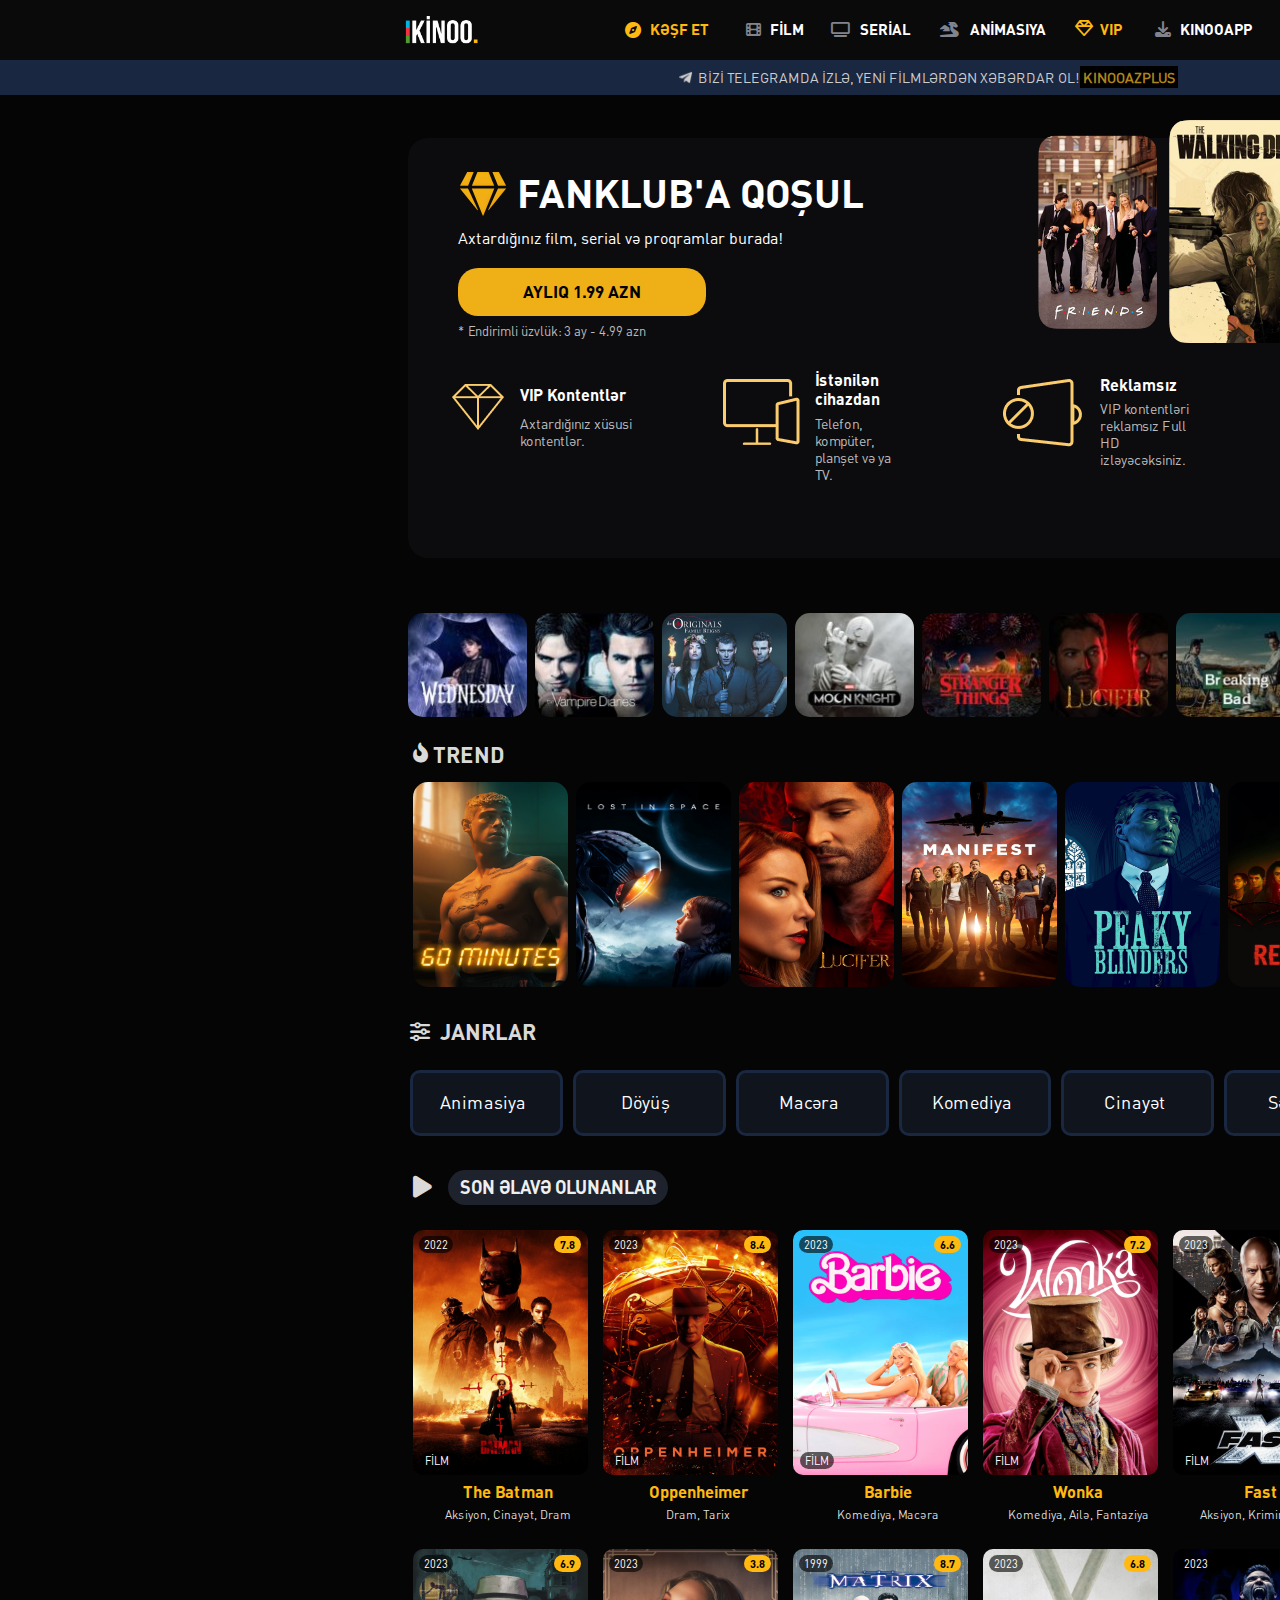
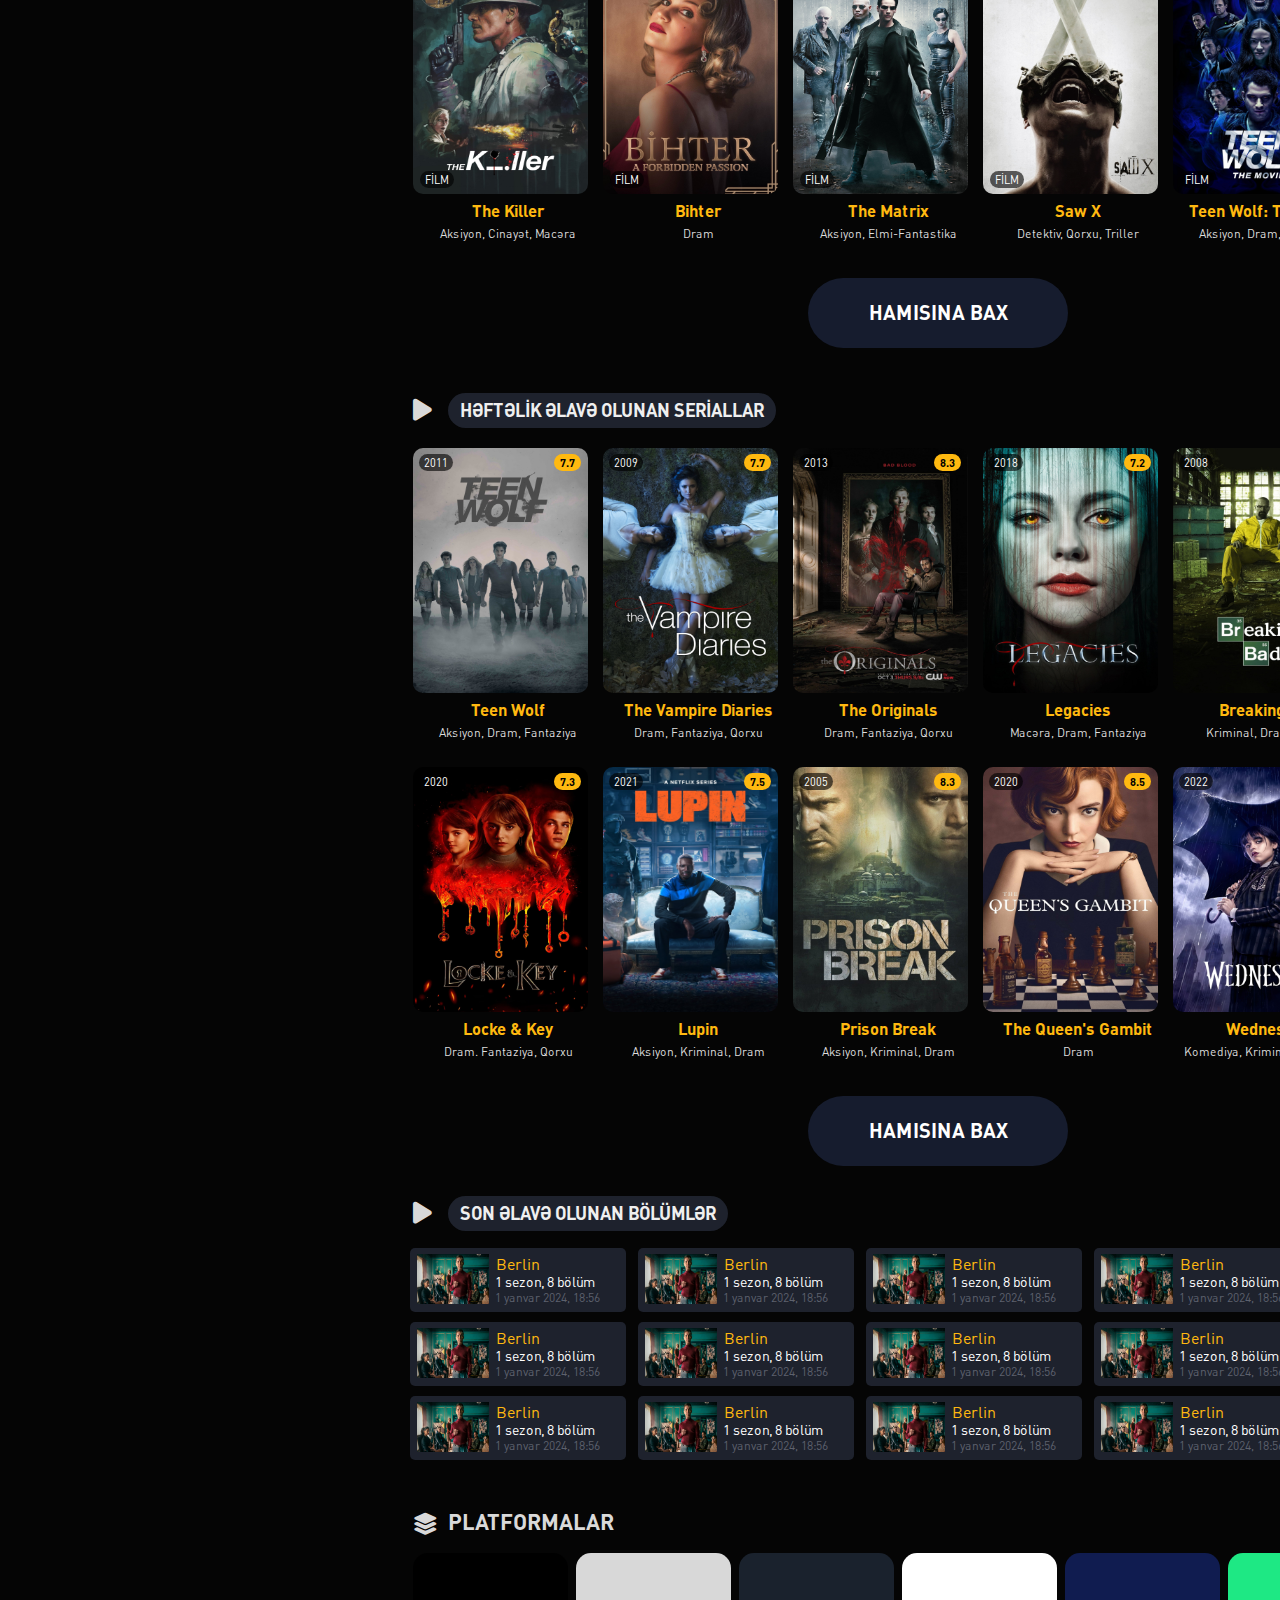
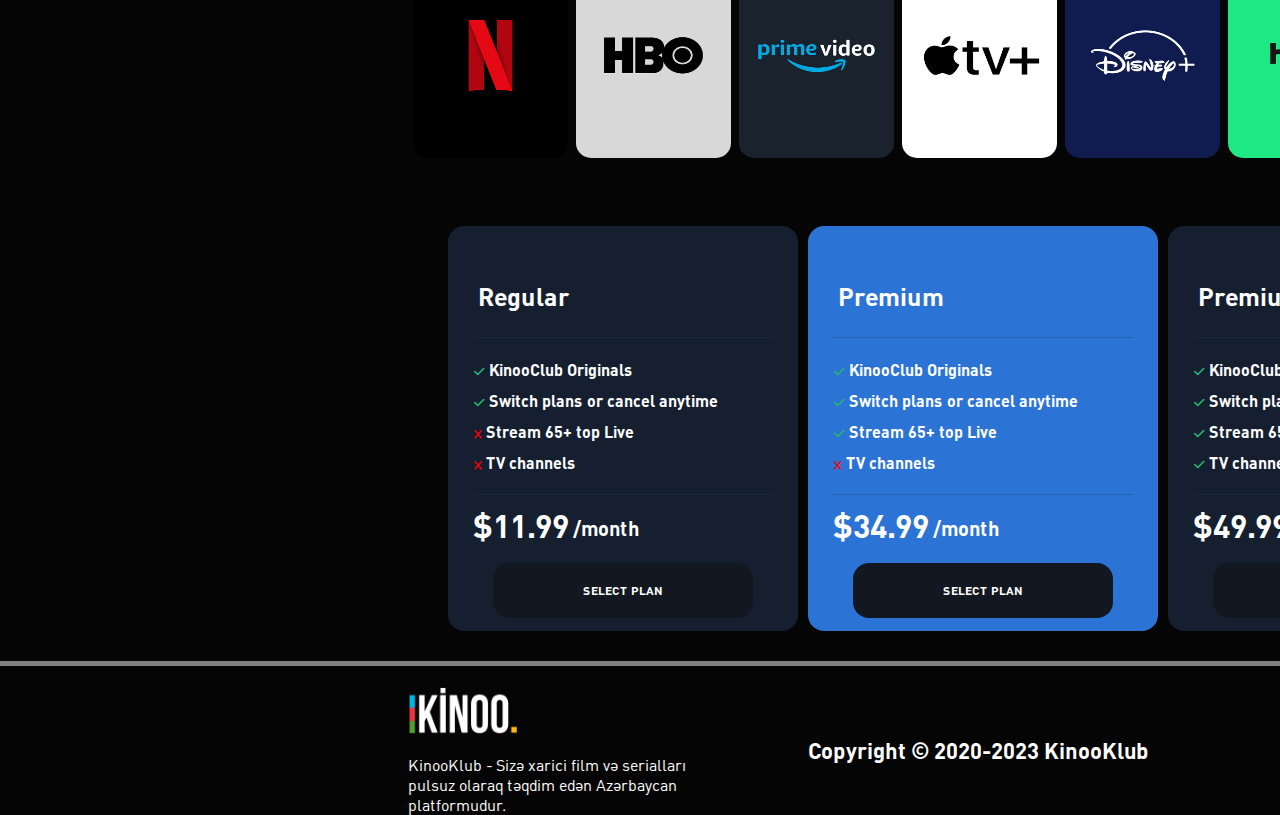
<file: index.html>
<!DOCTYPE html>
<html lang="en">
    <head>
        <meta charset="UTF-8">
        <meta name="viewport" content="width=device-width, initial-scale=1.0">
        <link rel="stylesheet" href="style.css">
        <link rel="stylesheet" href="https://cdnjs.cloudflare.com/ajax/libs/font-awesome/6.5.1/css/all.min.css"/>
          <link rel="icon" type="image/x-icon" href="photos/favicon.png">
        <title>Kinoo Klub - Onlayn Pulsuz Kinoteatr</title>
    </head>
    <body>
        <header class="header">
            <img src="photos/kinoologo.png" alt="" class="header-logo">
            <div class="kesf-et">
                <a href="" class="kesf-et-link">
                    <i class="fa-solid fa-compass"></i>
                    <span class="kesf-et-text">KƏŞF ET</span>
                </a>
            </div>

            <div class="header-film">
                <a href="" class="film-link">
                    <i class="fa-solid fa-film"></i>
                    <span class="film-text">FİLM</span>
                </a>
            </div>

            <div class="header-serial">
                <a href="" class="serial-link">
                    <i class="fa-solid fa-tv"></i>
                    <span class="serial-text">SERİAL</span>
                </a>
            </div>

            <div class="header-animasiya">
                <a href="" class="animasiya-link">
                    <i class="fa-solid fa-dragon"></i>
                    <span class="animasiya-text">ANİMASIYA</span>
                </a>
            </div>

            <div class="header-vip">
                <a href="" class="vip-link">
                    <i class="fa-regular fa-gem"></i>
                    <span class="vip-text">VIP</span>
                </a>
            </div>
            <div class="header-kinooapp">
                <a href="" class="kinooapp-link">
                    <i class="fa-solid fa-download"></i>
                    <span class="kinooapp-text">KINOOAPP</span>
                </a>
            </div>
            <div class="login-icon">
                <a href="/login.html" class="my-login">
                    <div class="circle-div"></div>
                    <i class="fa-solid fa-user"></i>
                </a>
            </div>
            <div class="search-button">
                <i class="fa fa-magnifying-glass"></i>
            </div>
        </header>
        <div class="telegram-ad">
            <a href="" class="link-telegram-ad">
                <img src="icons png/telegram.png" alt="" class="icon-telegram-ad">
                BİZİ TELEGRAMDA İZLƏ, YENİ FİLMLƏRDƏN XƏBƏRDAR OL!
                <span class="telegram-ad-name">KINOOAZPLUS</span>
            </a>
        </div>
        <div class="container-fanklub">
            <div class="fanklub-ad">
                <img src="icons png/cristal.png" alt="" class="cristal-icon">
                <span class="fankluba-qosul">FANKLUB'A QOŞUL</span>
                <span class="fankluba-qosul-alt">Axtardığınız film, serial və proqramlar burada!</span>
                <a href="">
                    <button class="ayliq-button">AYLIQ 1.99 AZN</button>
                </a>
                <span class="ayliq-button-alt">* Endirimli üzvlük: 3 ay - 4.99 azn</span>
                <img src="photos/fanklub.png" alt="" class="fanklub-series-photo">
            </div>
            <div class="second-part">
                <div class="vip-kontentler">
                    <img src="photos/vip-kontentler.png" alt="" class="vip-kontentler-icon">
                    <span class="vip-kontentler-text">VIP Kontentlər</span>
                    <span class="vip-kontentler-text-alt">Axtardığınız xüsusi<br>kontentlər.</span>
                </div>
                <div class="istenilen-cihazdan">
                    <img src="photos/istenilen-cihazdan.png" alt="" class="istenilen-cihazdan-icon">
                    <span class="istenilen-cihazdan-text">İstənilən<br>cihazdan</span>
                    <span class="istenilen-cihazdan-text-alt">Telefon,<br>kompüter,<br>planşet və ya<br>TV.</span>
                </div>
                <div class="reklamsiz">
                    <img src="photos/reklamsiz.png" alt="" class="reklamsiz-icon">
                    <span class="reklamsiz-text">Reklamsız</span>
                    <span class="reklamsiz-text-alt">VIP kontentləri<br>reklamsız Full<br>HD<br>izləyəcəksiniz.</span>
                </div>
                <div class="bize-qosul">
                    <img src="photos/bize-qosul.png" alt="" class="bize-qosul-icon">
                    <span class="bize-qosul-text">Bizə qoşul</span>
                    <span class="bize-qosul-text-alt">Bizə dəstək ol,<br>birlikdə inkişaf<br>edək.</span>
                </div>
            </div>
        </div>
        <div class="first-slider">
            <a href="">
                <img src="photos/slider-posters/wednesday.jpg" alt="" class="first-slider-photo wednesday-slider">
            </a>
            <a href="">
                <img src="photos/slider-posters/tvd.jpg" alt="" class="first-slider-photo wednesday-slider">
            </a>
            <a href="">
                <img src="photos/slider-posters/the originals.jpeg" alt="" class="first-slider-photo the-originals-slider">
            </a>
            <a href="">
                <img src="photos/slider-posters/moon knight.jpg" alt="" class="first-slider-photo wednesday-slider">
            </a>
            <a href="">
                <img src="photos/slider-posters/stranger things.jpg" alt="" class="first-slider-photo wednesday-slider">
            </a>
            <a href="">
                <img src="photos/slider-posters/lucifer.jpg" alt="" class="first-slider-photo wednesday-slider">
            </a>
            <a href="">
                <img src="photos/slider-posters/breaking bad.jpg" alt="" class="first-slider-photo wednesday-slider">
            </a>
            <a href="">
                <img src="photos/slider-posters/teen wolf.jpg" alt="" class="first-slider-photo wednesday-slider">
            </a>
            <a href="">
                <img src="photos/slider-posters/game of thrones.jpg" alt="" class="first-slider-photo wednesday-slider">
            </a>
        </div>
        <div class="trend-part">
            <div class="trend-head">
                <i class="fa-solid fa-fire-flame-curved"></i>
                <h2 class="trend-part-text">TREND</h2>
                <a href=""><i class="fa-solid fa-arrow-left"></i></a>
                <a href=""><i class="fa-solid fa-arrow-right"></i></i></a>
            </div>
            <div class="trend-movies">
                <div class="trend-movies-poster">
                    <a href="#"><img src="photos/movie posters/60 minutes.jpg" alt=""></a>
                </div>                
                <div class="trend-movies-poster">
                    <a href="#"><img src="photos/movie posters/lost in space.jpg" alt=""></a>
                 </div>
                <div class="trend-movies-poster">
                    <a href="#"><img src="photos/movie posters/lucifer.jpg" alt=""></a>
                </div>
                <div class="trend-movies-poster">
                    <a href="#"><img src="photos/movie posters/manifest.jpg" alt=""></a>
                </div>
                <div class="trend-movies-poster">
                    <a href="#"><img src="photos/movie posters/peaky blinders.jpg" alt=""></a>
                </div>
                <div class="trend-movies-poster">
                    <a href="#"><img src="photos/movie posters/red rose.jpg" alt=""></a>
                </div>
                <div class="trend-movies-poster">
                    <a href="#"><img src="photos/movie posters/snowpiercer.jpg" alt=""></a>
                </div>
            </div>
        </div>
        <div class="genres-part">
            <div class="genres-head">
                <i class="fa-solid fa-sliders"></i>
                <h2 class="genres-part-text">JANRLAR</h2>
                <a href=""><i class="fa-solid fa-arrow-left"></i></a>
                <a href=""><i class="fa-solid fa-arrow-right"></i></i></a>
            </div>
            <div class="genres">
                <div class="genres-tag">
                    <a href="#"><p>Animasiya</p></a>
                </div>                
                <div class="genres-tag">
                    <a href="#"><p>Döyüş</p></a>
                </div>
                <div class="genres-tag">
                    <a href="#"><p>Macəra</p></a>
                </div>
                <div class="genres-tag">
                    <a href="#"><p>Komediya</p></a>
                </div>
                <div class="genres-tag">
                    <a href="#"><p>Cinayət</p></a>
                </div>
                <div class="genres-tag">
                    <a href="#"><p>Sənədli</p></a>
                </div>
                <div class="genres-tag">
                    <a href="#"><p>Dram</p></a>
                </div>
            </div>
        </div>
        <i class="fa-solid fa-play"></i>
        <div class="boxes-container-h2">SON ƏLAVƏ OLUNANLAR</div>
        <div class="boxes-container">
            <div class="box">
                <a href="">
                    <img src="photos/movie posters/the batman.jpg" alt="" class="box-photo">
                    <span class="box-year">2022</span>
                    <span class="box-imdb">7.8</span>
                    <span class="box-type">FİLM</span>
                    <div class="box-name">The Batman</div>
                    <div class="box-category">Aksiyon, Cinayət, Dram</div>
                </a>    
            </div>
            <div class="box">
                <a href="">
                    <img src="photos/movie posters/oppenheimer.jpg" alt="" class="box-photo">
                    <span class="box-year">2023</span>
                    <span class="box-imdb">8.4</span>
                    <span class="box-type">FİLM</span>
                    <div class="box-name">Oppenheimer</div>
                    <div class="box-category">Dram, Tarix</div>
                </a>    
            </div>
            <div class="box">
                <a href="">
                    <img src="photos/movie posters/barbie.jpg" alt="" class="box-photo">
                    <span class="box-year">2023</span>
                    <span class="box-imdb">6.6</span>
                    <span class="box-type">FİLM</span>
                    <div class="box-name">Barbie</div>
                    <div class="box-category">Komediya, Macəra</div>
                </a>    
            </div>
            <div class="box">
                <a href="">
                    <img src="photos/movie posters/wonka.jpg" alt="" class="box-photo">
                    <span class="box-year">2023</span>
                    <span class="box-imdb">7.2</span>
                    <span class="box-type">FİLM</span>
                    <div class="box-name">Wonka</div>
                    <div class="box-category">Komediya, Ailə, Fantaziya</div>
                </a>    
            </div>
            <div class="box">
                <a href="">
                    <img src="photos/movie posters/fastx.jpg" alt="" class="box-photo">
                    <span class="box-year">2023</span>
                    <span class="box-imdb">5.8</span>
                    <span class="box-type">FİLM</span>
                    <div class="box-name">Fast X</div>
                    <div class="box-category">Aksiyon, Kriminal, Triller</div>
                </a>    
            </div>
            <div class="box">
                <a href="">
                    <img src="photos/movie posters/john wick.jpg" alt="" class="box-photo">
                    <span class="box-year">2014</span>
                    <span class="box-imdb">7.4</span>
                    <span class="box-type">FİLM</span>
                    <div class="box-name">John Wick</div>
                    <div class="box-category">Aksiyon, Kriminal, Triller</div>
                </a>    
            </div>
        </div>
        <div class="boxes-container-2">
            <div class="box">
                <a href="">
                    <img src="photos/movie posters/thekiller.jpg" alt="" class="box-photo">
                    <span class="box-year">2023</span>
                    <span class="box-imdb">6.9</span>
                    <span class="box-type">FİLM</span>
                    <div class="box-name">The Killer</div>
                    <div class="box-category">Aksiyon, Cinayət, Macəra</div>
                </a>    
            </div>
            <div class="box">
                <a href="">
                    <img src="photos/movie posters/bihter.jpg" alt="" class="box-photo">
                    <span class="box-year">2023</span>
                    <span class="box-imdb">3.8</span>
                    <span class="box-type">FİLM</span>
                    <div class="box-name">Bihter</div>
                    <div class="box-category">Dram</div>
                </a>    
            </div>
            <div class="box">
                <a href="">
                    <img src="photos/movie posters/the matrix.jpg" alt="" class="box-photo">
                    <span class="box-year">1999</span>
                    <span class="box-imdb">8.7</span>
                    <span class="box-type">FİLM</span>
                    <div class="box-name">The Matrix</div>
                    <div class="box-category">Aksiyon, Elmi-Fantastika</div>
                </a>    
            </div>
            <div class="box">
                <a href="">
                    <img src="photos/movie posters/sawx.jpg" alt="" class="box-photo">
                    <span class="box-year">2023</span>
                    <span class="box-imdb">6.8</span>
                    <span class="box-type">FİLM</span>
                    <div class="box-name">Saw X</div>
                    <div class="box-category">Detektiv, Qorxu, Triller</div>
                </a>    
            </div>
            <div class="box">
                <a href="">
                    <img src="photos/movie posters/teen wolf the movie.jpg" alt="" class="box-photo">
                    <span class="box-year">2023</span>
                    <span class="box-imdb">5.5</span>
                    <span class="box-type">FİLM</span>
                    <div class="box-name">Teen Wolf: The Movie</div>
                    <div class="box-category">Aksiyon, Dram, Fantaziya</div>
                </a>    
            </div>
            <div class="box">
                <a href="">
                    <img src="photos/movie posters/my fault.jpg" alt="" class="box-photo">
                    <span class="box-year">2023</span>
                    <span class="box-imdb">6.2</span>
                    <span class="box-type">FİLM</span>
                    <div class="box-name">My Fault</div>
                    <div class="box-category">Dram, Romantika</div>
                </a>    
            </div>
        </div>
        <div class="show-all">
                <a href="#">HAMISINA BAX</a>
        </div>
        <!-- HƏFTƏLİK ƏLAVƏ OLUNAN SERİALLAR -->
        <i class="fa-solid fa-play second-fa-play"></i>
        <div class="boxes-container-h2-series">HƏFTƏLİK ƏLAVƏ OLUNAN SERİALLAR</div>
        <div class="boxes-container-3">
            <div class="box">
                <a href="">
                    <img src="photos/movie posters/teen wolf.jpg" alt="" class="box-photo">
                    <span class="box-year">2011</span>
                    <span class="box-imdb">7.7</span>
                    <div class="box-name">Teen Wolf</div>
                    <div class="box-category">Aksiyon, Dram, Fantaziya</div>
                </a>    
            </div>
            <div class="box">
                <a href="">
                    <img src="photos/movie posters/the vampire diaries.jpg" alt="" class="box-photo">
                    <span class="box-year">2009</span>
                    <span class="box-imdb">7.7</span>
                    <div class="box-name">The Vampire Diaries</div>
                    <div class="box-category">Dram, Fantaziya, Qorxu</div>
                </a>    
            </div>
            <div class="box">
                <a href="">
                    <img src="photos/movie posters/the originals.jpg" alt="" class="box-photo">
                    <span class="box-year">2013</span>
                    <span class="box-imdb">8.3</span>
                    <div class="box-name">The Originals</div>
                    <div class="box-category">Dram, Fantaziya, Qorxu</div>
                </a>    
            </div>
            <div class="box">
                <a href="">
                    <img src="photos/movie posters/legacies.jpg" alt="" class="box-photo">
                    <span class="box-year">2018</span>
                    <span class="box-imdb">7.2</span>
                    <div class="box-name">Legacies</div>
                    <div class="box-category">Macəra, Dram, Fantaziya</div>
                </a>    
            </div>
            <div class="box">
                <a href="">
                    <img src="photos/movie posters/breaking bad.jpg" alt="" class="box-photo">
                    <span class="box-year">2008</span>
                    <span class="box-imdb">9.5</span>
                    <div class="box-name">Breaking Bad</div>
                    <div class="box-category">Kriminal, Dram, Triller</div>
                </a>    
            </div>
            <div class="box">
                <a href="">
                    <img src="photos/movie posters/stranger things.jpg" alt="" class="box-photo">
                    <span class="box-year">2016</span>
                    <span class="box-imdb">8.7</span>
                    <div class="box-name">Stranger Things</div>
                    <div class="box-category">Dram, Fantaziya, Qorxu</div>
                </a>    
            </div>
        </div>
        <div class="boxes-container-4">
            <div class="box">
                <a href="">
                    <img src="photos/movie posters/locke key.jpg" alt="" class="box-photo">
                    <span class="box-year">2020</span>
                    <span class="box-imdb">7.3</span>
                    <div class="box-name">Locke & Key</div>
                    <div class="box-category">Dram. Fantaziya, Qorxu</div>
                </a>    
            </div>
            <div class="box">
                <a href="">
                    <img src="photos/movie posters/lupin.jpg" alt="" class="box-photo">
                    <span class="box-year">2021</span>
                    <span class="box-imdb">7.5</span>
                    <div class="box-name">Lupin</div>
                    <div class="box-category">Aksiyon, Kriminal, Dram</div>
                </a>    
            </div>
            <div class="box">
                <a href="">
                    <img src="photos/movie posters/prison break.jpg" alt="" class="box-photo">
                    <span class="box-year">2005</span>
                    <span class="box-imdb">8.3</span>
                    <div class="box-name">Prison Break</div>
                    <div class="box-category">Aksiyon, Kriminal, Dram</div>
                </a>    
            </div>
            <div class="box">
                <a href="">
                    <img src="photos/movie posters/the queens gambit.jpg" alt="" class="box-photo">
                    <span class="box-year">2020</span>
                    <span class="box-imdb">8.5</span>
                    <div class="box-name">The Queen's Gambit</div>
                    <div class="box-category">Dram</div>
                </a>    
            </div>
            <div class="box">
                <a href="">
                    <img src="photos/movie posters/wednesday.jpg" alt="" class="box-photo">
                    <span class="box-year">2022</span>
                    <span class="box-imdb">8.1</span>
                    <div class="box-name">Wednesday</div>
                    <div class="box-category">Komediya, Kriminal, Fantaziya</div>
                </a>    
            </div>
            <div class="box">
                <a href="">
                    <img src="photos/movie posters/the boys.jpg" alt="" class="box-photo">
                    <span class="box-year">2019</span>
                    <span class="box-imdb">8.7</span>
                    <div class="box-name">The Boys</div>
                    <div class="box-category">Aksiyon, Komediya, Kriminal</div>
                </a>    
            </div>
        </div>
        <div class="show-all series-show-all">
            <a href="#">HAMISINA BAX</a>
    </div>
    <!-- SON ƏLAVƏ OLUNAN BÖLÜMLƏR -->
    <i class="fa-solid fa-play third"></i>
    <div class="boxes-container-h2 third-text">SON ƏLAVƏ OLUNAN BÖLÜMLƏR</div>
    <div class="last-episodes">
        <div class="episode-box">
            <a href="" class="episode-box-a">
                <img src="photos/backdrops/berlin.jpg" alt="" class="episode-box-photo">
                <div class="episode-box-name">Berlin</div>
                <div class="episode-box-episode">1 sezon, 8 bölüm</div>
                <div class="episode-box-date">1 yanvar 2024, 18:56</div>
            </a>
        </div>
        <div class="episode-box">
            <a href="" class="episode-box-a">
                <img src="photos/backdrops/berlin.jpg" alt="" class="episode-box-photo">
                <div class="episode-box-name">Berlin</div>
                <div class="episode-box-episode">1 sezon, 8 bölüm</div>
                <div class="episode-box-date">1 yanvar 2024, 18:56</div>
            </a>
        </div>
        <div class="episode-box">
            <a href="" class="episode-box-a">
                <img src="photos/backdrops/berlin.jpg" alt="" class="episode-box-photo">
                <div class="episode-box-name">Berlin</div>
                <div class="episode-box-episode">1 sezon, 8 bölüm</div>
                <div class="episode-box-date">1 yanvar 2024, 18:56</div>
            </a>
        </div>
        <div class="episode-box">
            <a href="" class="episode-box-a">
                <img src="photos/backdrops/berlin.jpg" alt="" class="episode-box-photo">
                <div class="episode-box-name">Berlin</div>
                <div class="episode-box-episode">1 sezon, 8 bölüm</div>
                <div class="episode-box-date">1 yanvar 2024, 18:56</div>
            </a>
        </div>
        <div class="episode-box">
            <a href="" class="episode-box-a">
                <img src="photos/backdrops/berlin.jpg" alt="" class="episode-box-photo">
                <div class="episode-box-name">Berlin</div>
                <div class="episode-box-episode">1 sezon, 8 bölüm</div>
                <div class="episode-box-date">1 yanvar 2024, 18:56</div>
            </a>
        </div>
    </div>
    <div class="last-episodes">
        <div class="episode-box">
            <a href="" class="episode-box-a">
                <img src="photos/backdrops/berlin.jpg" alt="" class="episode-box-photo">
                <div class="episode-box-name">Berlin</div>
                <div class="episode-box-episode">1 sezon, 8 bölüm</div>
                <div class="episode-box-date">1 yanvar 2024, 18:56</div>
            </a>
        </div>
        <div class="episode-box">
            <a href="" class="episode-box-a">
                <img src="photos/backdrops/berlin.jpg" alt="" class="episode-box-photo">
                <div class="episode-box-name">Berlin</div>
                <div class="episode-box-episode">1 sezon, 8 bölüm</div>
                <div class="episode-box-date">1 yanvar 2024, 18:56</div>
            </a>
        </div>
        <div class="episode-box">
            <a href="" class="episode-box-a">
                <img src="photos/backdrops/berlin.jpg" alt="" class="episode-box-photo">
                <div class="episode-box-name">Berlin</div>
                <div class="episode-box-episode">1 sezon, 8 bölüm</div>
                <div class="episode-box-date">1 yanvar 2024, 18:56</div>
            </a>
        </div>
        <div class="episode-box">
            <a href="" class="episode-box-a">
                <img src="photos/backdrops/berlin.jpg" alt="" class="episode-box-photo">
                <div class="episode-box-name">Berlin</div>
                <div class="episode-box-episode">1 sezon, 8 bölüm</div>
                <div class="episode-box-date">1 yanvar 2024, 18:56</div>
            </a>
        </div>
        <div class="episode-box">
            <a href="" class="episode-box-a">
                <img src="photos/backdrops/berlin.jpg" alt="" class="episode-box-photo">
                <div class="episode-box-name">Berlin</div>
                <div class="episode-box-episode">1 sezon, 8 bölüm</div>
                <div class="episode-box-date">1 yanvar 2024, 18:56</div>
            </a>
        </div>
    </div>
    <div class="last-episodes">
        <div class="episode-box">
            <a href="" class="episode-box-a">
                <img src="photos/backdrops/berlin.jpg" alt="" class="episode-box-photo">
                <div class="episode-box-name">Berlin</div>
                <div class="episode-box-episode">1 sezon, 8 bölüm</div>
                <div class="episode-box-date">1 yanvar 2024, 18:56</div>
            </a>
        </div>
        <div class="episode-box">
            <a href="" class="episode-box-a">
                <img src="photos/backdrops/berlin.jpg" alt="" class="episode-box-photo">
                <div class="episode-box-name">Berlin</div>
                <div class="episode-box-episode">1 sezon, 8 bölüm</div>
                <div class="episode-box-date">1 yanvar 2024, 18:56</div>
            </a>
        </div>
        <div class="episode-box">
            <a href="" class="episode-box-a">
                <img src="photos/backdrops/berlin.jpg" alt="" class="episode-box-photo">
                <div class="episode-box-name">Berlin</div>
                <div class="episode-box-episode">1 sezon, 8 bölüm</div>
                <div class="episode-box-date">1 yanvar 2024, 18:56</div>
            </a>
        </div>
        <div class="episode-box">
            <a href="" class="episode-box-a">
                <img src="photos/backdrops/berlin.jpg" alt="" class="episode-box-photo">
                <div class="episode-box-name">Berlin</div>
                <div class="episode-box-episode">1 sezon, 8 bölüm</div>
                <div class="episode-box-date">1 yanvar 2024, 18:56</div>
            </a>
        </div>
        <div class="episode-box">
            <a href="" class="episode-box-a">
                <img src="photos/backdrops/berlin.jpg" alt="" class="episode-box-photo">
                <div class="episode-box-name">Berlin</div>
                <div class="episode-box-episode">1 sezon, 8 bölüm</div>
                <div class="episode-box-date">1 yanvar 2024, 18:56</div>
            </a>
        </div>
    </div>

    <!-- PLATFORMALAR -->
    <div class="platformalar">
        <div class="platformalar-head">
            <i class="fa-solid fa-layer-group"></i>
            <h2 class="platformalar-part-text">PLATFORMALAR</h2>
            <a href=""><i class="fa-solid fa-arrow-left"></i></a>
            <a href=""><i class="fa-solid fa-arrow-right"></i></i></a>
        </div>
        <div class="platformalar-movies">
            <div class="platformalar-poster">
                <a href="#"><img src="photos/platforms/netflix.jpg" alt=""></a>
            </div>                
            <div class="platformalar-poster">
                <a href="#"><img src="photos/platforms/hbo.jpg" alt=""></a>
             </div>
            <div class="platformalar-poster">
                <a href="#"><img src="photos/platforms/prime video.jpg" alt=""></a>
            </div>
            <div class="platformalar-poster">
                <a href="#"><img src="photos/platforms/apple tv.jpg" alt=""></a>
            </div>
            <div class="platformalar-poster">
                <a href="#"><img src="photos/platforms/disney.jpg" alt=""></a>
            </div>
            <div class="platformalar-poster">
                <a href="#"><img src="photos/platforms/hulu.jpg" alt=""></a>
            </div>
            <div class="platformalar-poster">
                <a href="#"><img src="photos/platforms/paramount plus.png" alt=""></a>
            </div>
        </div>
    </div>

    <!-- SELECT YOUR PREMIUM PLAN -->
    <div class="plans-box">
        <div class="first-box">
            <div class="first-box-alt">
                <h3 class="first-box-h3">Regular</h3>
                <div class="first-box-line-1"></div>
                <ul>
                    <li><i class="fas fa-check"></i> KinooClub Originals</li>
                    <li><i class="fas fa-check"></i> Switch plans or cancel anytime</li>
                    <li><i class="fa-solid fa-x"></i> Stream 65+ top Live</li>
                    <li><i class="fa-solid fa-x"></i> TV channels</li>
                </ul>
                <div class="first-box-line-2"></div>
                <h1 class="first-box-h1">
                    $11.99
                    <p class="first-box-p">/month</p>
                </h1>
                <div class="button-1">
                    <a href="">SELECT PLAN</a>
                </div>
            </div>
        </div>
        <div class="first-box blue-box">
            <div class="first-box-alt">
                <h3 class="first-box-h3">Premium</h3>
                <div class="first-box-line-1 premium-line"></div>
                <ul>
                    <li><i class="fas fa-check"></i> KinooClub Originals</li>
                    <li><i class="fas fa-check"></i> Switch plans or cancel anytime</li>
                    <li><i class="fas fa-check"></i> Stream 65+ top Live</li>
                    <li><i class="fa-solid fa-x"></i> TV channels</li>
                </ul>
                <div class="first-box-line-2 premium-line"></div>
                <h1 class="first-box-h1">
                    $34.99
                    <p class="first-box-p">/month</p>
                </h1>
                <div class="button-1 blue-box-button">
                    <a href="">SELECT PLAN</a>
                </div>
            </div>
        </div>
        <div class="first-box">
            <div class="first-box-alt">
                <h3 class="first-box-h3">Premium + TV channels</h3>
                <div class="first-box-line-1"></div>
                <ul>
                    <li><i class="fas fa-check"></i> KinooClub Originals</li>
                    <li><i class="fas fa-check"></i> Switch plans or cancel anytime</li>
                    <li><i class="fas fa-check"></i> Stream 65+ top Live</li>
                    <li><i class="fas fa-check"></i> TV channels</li>
                </ul>
                <div class="first-box-line-2"></div>
                <h1 class="first-box-h1">
                    $49.99
                    <p class="first-box-p">/month</p>
                </h1>
                <div class="button-1">
                    <a href="">SELECT PLAN</a>
                </div>
            </div>
        </div>
    </div>

    <div class="footer-line"></div>
    
    <!-- FOOTER -->
    <div class="footer-line"></div>
    <footer>
        <div class="full-footer">
            <div class="footer-1">
                <div class="footer-caption">
                    <img src="photos/kinoologo.png" alt="">
                    <p>KinooKlub - Sizə xarici film və serialları<br>pulsuz olaraq təqdim edən Azərbaycan<br>platformudur.</p>
                </div>
                <h3>Copyright © 2020-2023 KinooKlub</h3>
                <!-- <div class="footer-tags">
                    <ul>
                        <li>
                            <i class="fa-solid fa-play footer-tag"></i>
                            Ailə
                        </li>
                        <li>
                            <i class="fa-solid fa-play footer-tag"></i>
                            Aksiyon
                        </li>
                        <li>
                            <i class="fa-solid fa-play footer-tag"></i>
                            Cinayət
                        </li> 
                        <li> 
                            <i class="fa-solid fa-play footer-tag"></i>
                            Detektiv
                        </li>
                    </ul>
                </div> -->
            </div>
        </div>
    </footer>
    </body>
</html>
</file>
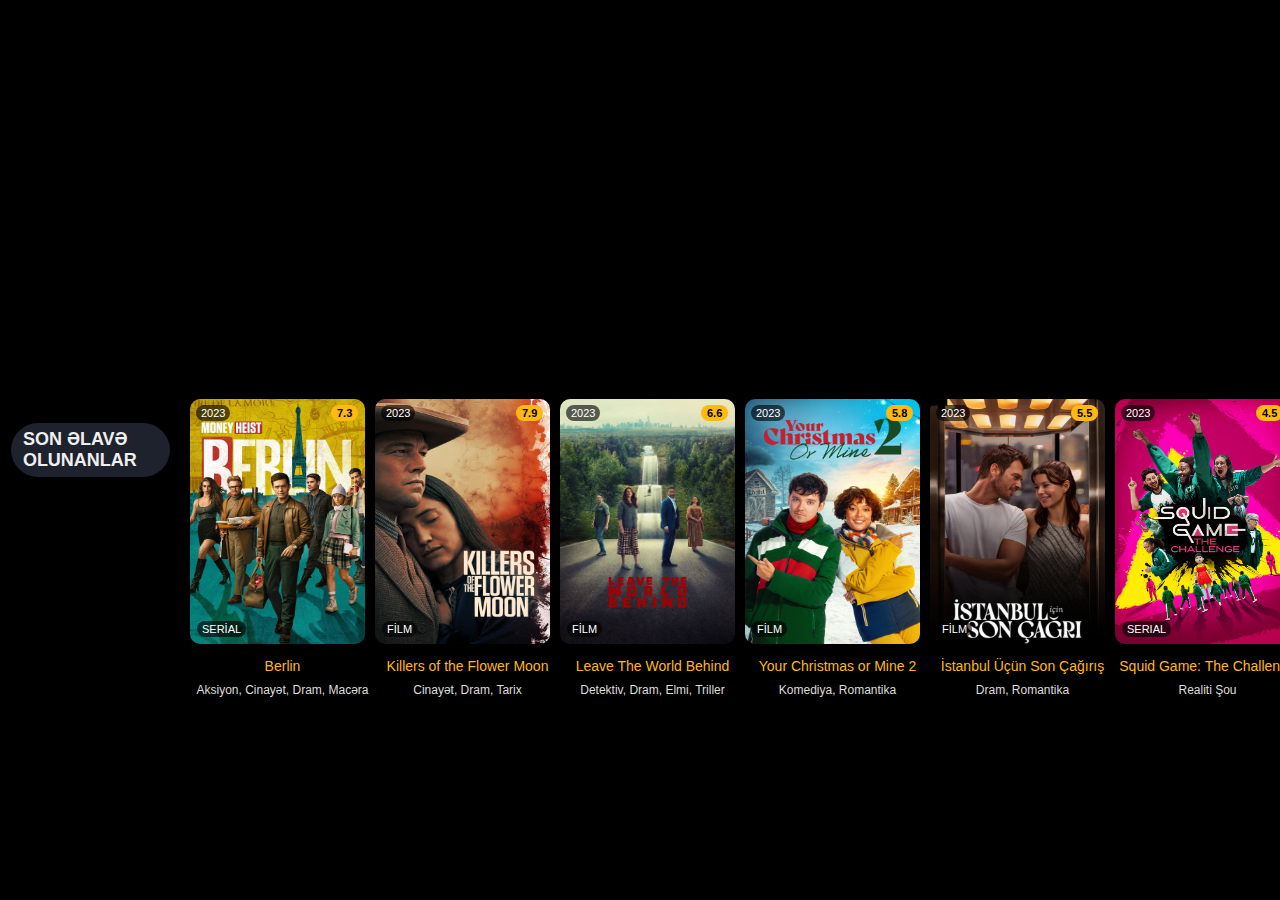
<file: trying/index.html>
<!DOCTYPE html>
<html lang="en">
<head>
    <meta charset="UTF-8">
    <meta name="viewport" content="width=device-width, initial-scale=1.0">
    <title>Document</title>
    <link rel="stylesheet" href="style.css">
</head>
<body>
    <i class="fa-solid fa-play"></i>
    <h3 class="boxes-container-h2">SON ƏLAVƏ OLUNANLAR</h3>
    <div class="boxes-container">
        <div class="box">
            <a href="">
                <img src="berlin.jpg" alt="" class="box-photo">
                <span class="box-year">2023</span>
                <span class="box-imdb">7.3</span>
                <span class="box-type">SERİAL</span>
                <div class="box-name">Berlin</div>
                <div class="box-category">Aksiyon, Cinayət, Dram, Macəra</div>
            </a>    
        </div>
        <div class="box">
            <a href="">
                <img src="killersoftheflowermoon.jpg" alt="" class="box-photo">
                <span class="box-year">2023</span>
                <span class="box-imdb">7.9</span>
                <span class="box-type">FİLM</span>
                <div class="box-name">Killers of the Flower Moon</div>
                <div class="box-category">Cinayət, Dram, Tarix</div>
            </a>    
        </div>
        <div class="box">
            <a href="">
                <img src="leavetheworldbehind.jpg" alt="" class="box-photo">
                <span class="box-year">2023</span>
                <span class="box-imdb">6.6</span>
                <span class="box-type">FİLM</span>
                <div class="box-name">Leave The World Behind</div>
                <div class="box-category">Detektiv, Dram, Elmi, Triller</div>
            </a>    
        </div>
        <div class="box">
            <a href="">
                <img src="yourchristmasormine2.jpg" alt="" class="box-photo">
                <span class="box-year">2023</span>
                <span class="box-imdb">5.8</span>
                <span class="box-type">FİLM</span>
                <div class="box-name">Your Christmas or Mine 2</div>
                <div class="box-category">Komediya, Romantika</div>
            </a>    
        </div>
        <div class="box">
            <a href="">
                <img src="istanbulicinsoncagri.jpg" alt="" class="box-photo">
                <span class="box-year">2023</span>
                <span class="box-imdb">5.5</span>
                <span class="box-type">FİLM</span>
                <div class="box-name">İstanbul Üçün Son Çağırış</div>
                <div class="box-category">Dram, Romantika</div>
            </a>    
        </div>
        <div class="box">
            <a href="">
                <img src="squidgamethechallenge.jpg" alt="" class="box-photo">
                <span class="box-year">2023</span>
                <span class="box-imdb">4.5</span>
                <span class="box-type">SERIAL</span>
                <div class="box-name">Squid Game: The Challenge</div>
                <div class="box-category">Realiti Şou</div>
            </a>    
        </div>
    </div>   
</body>
</html>
</file>
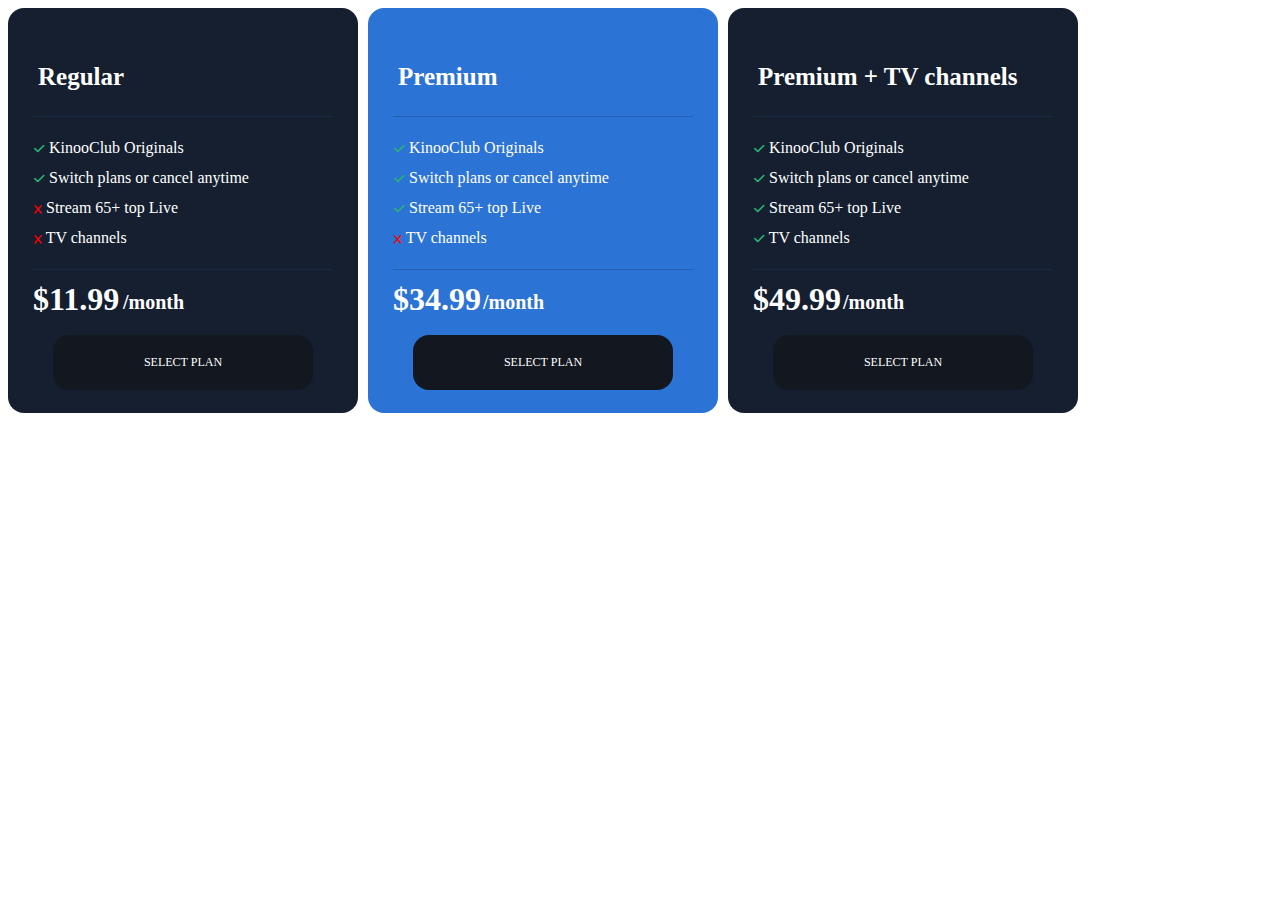
<file: login sign up/a.html>
<!DOCTYPE html>
<html lang="en">
<head>
    <meta charset="UTF-8">
    <meta name="viewport" content="width=device-width, initial-scale=1.0">
    <title>Document</title>
    <link rel="stylesheet" href="a.css">
    <link rel="stylesheet" href="https://cdnjs.cloudflare.com/ajax/libs/font-awesome/6.5.1/css/all.min.css"/>
</head>
<body>
    <div class="plans-box">
        <div class="first-box">
            <div class="first-box-alt">
                <h3 class="first-box-h3">Regular</h3>
                <div class="first-box-line-1"></div>
                <ul>
                    <li><i class="fas fa-check"></i> KinooClub Originals</li>
                    <li><i class="fas fa-check"></i> Switch plans or cancel anytime</li>
                    <li><i class="fa-solid fa-x"></i> Stream 65+ top Live</li>
                    <li><i class="fa-solid fa-x"></i> TV channels</li>
                </ul>
                <div class="first-box-line-2"></div>
                <h1 class="first-box-h1">
                    $11.99
                    <p class="first-box-p">/month</p>
                </h1>
                <div class="button-1">
                    <a href="">SELECT PLAN</a>
                </div>
            </div>
        </div>
        <div class="first-box blue-box">
            <div class="first-box-alt">
                <h3 class="first-box-h3">Premium</h3>
                <div class="first-box-line-1 premium-line"></div>
                <ul>
                    <li><i class="fas fa-check"></i> KinooClub Originals</li>
                    <li><i class="fas fa-check"></i> Switch plans or cancel anytime</li>
                    <li><i class="fas fa-check"></i> Stream 65+ top Live</li>
                    <li><i class="fa-solid fa-x"></i> TV channels</li>
                </ul>
                <div class="first-box-line-2 premium-line"></div>
                <h1 class="first-box-h1">
                    $34.99
                    <p class="first-box-p">/month</p>
                </h1>
                <div class="button-1 blue-box-button">
                    <a href="">SELECT PLAN</a>
                </div>
            </div>
        </div>
        <div class="first-box">
            <div class="first-box-alt">
                <h3 class="first-box-h3">Premium + TV channels</h3>
                <div class="first-box-line-1"></div>
                <ul>
                    <li><i class="fas fa-check"></i> KinooClub Originals</li>
                    <li><i class="fas fa-check"></i> Switch plans or cancel anytime</li>
                    <li><i class="fas fa-check"></i> Stream 65+ top Live</li>
                    <li><i class="fas fa-check"></i> TV channels</li>
                </ul>
                <div class="first-box-line-2"></div>
                <h1 class="first-box-h1">
                    $49.99
                    <p class="first-box-p">/month</p>
                </h1>
                <div class="button-1">
                    <a href="">SELECT PLAN</a>
                </div>
            </div>
        </div>
    </div>
</body>
</html>
</file>
<file: style.css>
@font-face {
    font-family: myFont;
    src: url(/fonts/dinprobold.ttf);
}

@font-face {
    font-family: myFontRegular;
    src: url(/fonts/dinproregular.ttf);
}

* {
    font-family: myFont;
}

body {
    background-color: #050505;
    overflow-x: hidden;
}

/* HEADER */

.header {
    display: flex;
    width: 2000px;
    height: 60px;
    position: absolute;
    top: 0;
    left: 0;
    background-color: #0A0A0A;
}

.header-logo {
    width: 120px;
    height: 50%;
    margin-top: 15px;
    margin-left: 380px;
    position: relative;
    left: 25px;
}

a {
    text-decoration: none;
}

.film-text{
    color: white;
    font-size: 15px; 
    position: absolute;
    top: 20px;
    left: 770px;
}

.serial-text{
    color: white;
    font-size: 15px; 
    position: absolute;
    top: 20px;
    left: 860px;
}

.animasiya-text{
    color: white;
    font-size: 15px; 
    position: absolute;
    top: 20px;
    left: 970px;
}

.kinooapp-text{
    color: white;
    font-size: 15px; 
    position: absolute;
    top: 20px;
    left: 1180px;
}

/*  */


@keyframes bounce {
    0%, 20%, 50%, 80%, 100% {
        transform: translateY(0);
    }
    40% {
        transform: translateY(-10px);
    }
    60% {
        transform: translateY(-5px);
    }
}

.kesf-et-text,
.film-text,
.serial-text,
.animasiya-text,
.vip-text,
.kinooapp-text {
    color: white;
    font-size: 15px;
    position: absolute;
    top: 20px;
    animation: none;
}

.kesf-et-text:hover,
.film-text:hover,
.serial-text:hover,
.animasiya-text:hover,
.vip-text:hover,
.kinooapp-text:hover {
    animation: bounce 0.6s ease; /* Apply the bounce animation on hover */
}

.kesf-et-text{
    color: #ffb910;
    font-size: 15px; 
    position: absolute;
    top: 20px;
    left: 650px;
}

.vip-text{
    color: #ffb910;
    font-size: 15px; 
    position: absolute;
    top: 20px;
    left: 1100px;
}

/* ICONS */

.fa-compass{
    position: relative;
    top: 20px;
    left: 125px;
    color: #ffb910;
}

.fa-film{
    position: relative;
    top: 19px;
    left: 230px;
    color: #81838d;
    font-size: 15px;
}

.fa-tv{
    position: relative;
    top: 19px;
    left: 300px;
    color: #81838d;
    font-size: 15px;
}

.fa-dragon{
    position: relative;
    top: 19px;
    left: 390px;
    color: #81838d;
    font-size: 15px;
}

.fa-gem{
    position: relative;
    top: 19px;
    left: 506px;
    color: #ffb910;
    font-size: 18px;
}

.fa-download{
    position: relative;
    top: 19px;
    left: 568px;
    color: #81838d;
    font-size: 16px;
}

/* SEARCH */

.fa-magnifying-glass{
    width: 18px;
    height: 18px;
    color: gray;
    position: relative;
    top: 20px;
    left: 770px;
    cursor: pointer;
    font-size: 18px;
}

.fa-magnifying-glass:hover{
    color: #ffb910;
}

.film-text, 
.serial-text, 
.animasiya-text, 
.vip-text,
.kinooapp-text{
    transition: color 0.3s;
}

.film-text:hover, 
.serial-text:hover, 
.animasiya-text:hover, 
.vip-text:hover,
.kinooapp-text:hover{
    color: #ffb910;
}

.login-icon{
    position: relative;
    left: 880px;
    background-color: #161616;
    width: 60px;
    height: 80px;
}

.my-login{
    color: white;
    font-size: 16px;
    width: 60px;
    height: 80px;
    position: absolute;
    left: 22.5px;
    top: 20px;
}

.circle-div{
    display: flex;
    position: relative;
    top: -11px;
    left: -14.5px;
    width: 38px;
    height: 38px;
    background-color: transparent;
    border-radius: 50%;
    border: 2px solid #95979d;
}

.fa-user{
    color: #f7f7f7;
    position: relative;
    top: -43px;
    left: 0;
}

.fa-user:hover{
    color: #efaf17;
}

/* TELEGRAM REKLAM */

.telegram-ad{
    width: 2000px;
    height: 35px;
    background-color: #1a2740;
    position: absolute;
    top: 60px;
    left: 0px;
}

.fanklub-ad{
    background-color: #0c0c0f;
    width: 1140px;
    height: 420px;
    position: relative;
    top: 130px;
    left: 400px;
    border-radius: 20px;
}

.cristal-icon{
    width: 50px;
    height: 50px;
    position: relative;
    top: 30px;
    left: 50px;
}

.fankluba-qosul{
    position: relative;
    top: 20px;
    left: 55px;
    font-size: 40px;
    color: white;
}

.fankluba-qosul-alt{
    position: absolute;
    top: 90px;
    left: 50px;
    color: white;
    font-family: myFontRegular;
}

.ayliq-button{
    width: 248px;
    height: 48px;
    font-size: 17px;
    border: none;
    outline: none;
    border-radius: 20px;
    position: absolute;
    top: 130px;
    left: 50px;
    background-color: #EFAF17;
    cursor: pointer;
    transition: background-color 0.9s;
}

.ayliq-button-alt{
    font-size: 13px;
    position: absolute;
    top: 185px;
    left: 50px;
    font-family: myFontRegular;
    color: #BDBDBD;
}

.ayliq-button:hover{
    background-color: rgb(255, 208, 0);
}

.fanklub-series-photo{
    width: 450px;
    height: 225.45px;
    display: flex;
    position: absolute;
    top: -20px;
    left: 610px;
}

.vip-kontentler-icon{
    width: 56px;
    height: 56px;
    position: absolute;
    top: 380px;
    left: 450px;
}

.vip-kontentler-text{
    color: white;
    position: absolute;
    top: 385px;
    left: 520px;
}

.vip-kontentler-text-alt{
    color: #BDBDBD;
    font-family: myFontRegular;
    font-size: 14px;
    position: absolute;
    top: 415px;
    left: 520px;
}

.istenilen-cihazdan-icon{
    width: 84px;
    height: 84px;
    position: absolute;
    top: 370px;
    left: 720px;
}

.istenilen-cihazdan-text{
    color: white;
    position: absolute;
    top: 370px;
    left: 815px;
}

.istenilen-cihazdan-text-alt{
    color: #BDBDBD;
    font-family: myFontRegular;
    font-size: 14px;
    position: absolute;
    top: 415px;
    left: 815px;
}

.reklamsiz-icon{
    width: 84px;
    height: 84px;
    position: absolute;
    top: 370px;
    left: 1000px;
}

.reklamsiz-text{
    color: white;
    position: absolute;
    top: 375px;
    left: 1100px;
}

.reklamsiz-text-alt{
    color: #BDBDBD;
    font-family: myFontRegular;
    font-size: 14px;
    position: absolute;
    top: 400px;
    left: 1100px;
}

.bize-qosul-icon{
    width: 84px;
    height: 84px;
    position: absolute;
    top: 370px;
    left: 1280px;
}

.bize-qosul-text{
    color: white;
    position: absolute;
    top: 375px;
    left: 1380px;
}

.bize-qosul-text-alt{
    color: #BDBDBD;
    font-family: myFontRegular;
    font-size: 14px;
    position: absolute;
    top: 400px;
    left: 1380px;
}

.telegram-ad{
    display: flex;
    font-size: 14px;
    position: absolute;
}

.link-telegram-ad{
    position: absolute;
    top: 8px;
    left: 680px;
    font-family: myFontRegular;
    color: #cdcdcd;
}

.telegram-ad-name{
    position: absolute;
    top: -2px;
    left: 400px;
    font-family: myFontRegular;
    color: #af851b;
    font-weight: bold;
    background-color: black;
    padding: 2.5px;

}

.icon-telegram-ad{
    width: 15px;
    height: 15px;
    position: relative;
    top: 2px;
    left: -2px; 
}

/* .first-slider{
    width: 1150px;
    height: 130px;
    filter: brightness(80%);
    position: absolute;
    display: flex;
    top: 590px;
    left: 410px;
    overflow-x: auto;
}

.first-slider::-webkit-scrollbar{
    width: 0;
}

.first-slider > a > img{
    width: 120px;
    height: 105px;
}

.slider-photo{
    border-radius: 15px;
    margin-right: 5px;
}

.first-slider a img{
    transition: transform 0.3s ease-out;
}

.first-slider a:hover img{
    transform: scale(1.1);
} */

.first-slider{
    width: 1150px;
    height: 130px;
    display: flex;
    position: relative;
    top: 180px;
    left: 400px;
    /* overflow: auto; */
}

/* .first-slider::-webkit-scrollbar{
    width: 0;
    height: 0;
} */

/* .first-slider:active{
    overflow-x: scroll;
} */

.first-slider a img{
    margin-right: 8px;
    border-radius: 15px;
    margin-top: 5px;
}

.first-slider .first-slider-photo{
    min-width: 116px;
    height: 104px;
    text-align: center;
}

.the-originals-slider{
    width: 125.7px;
    height: 110px;
}
.the-originals-slider{
    width: 125.7px;
    height: 110px;
}

.first-slider a img{
    transition: transform 0.3s ease-out;
}

.first-slider a:hover img{
    transform: scale(1.1);
}

.trend-part{
    position: relative;
    top: 180px;
    left: 400px;
    width: 1140px;
}

.trend-head{
    padding: 5px;
}

.trend-part-text{
    color: #d9d9d9;
    position: relative;
    top: -40px;
    left: 20px;
    font-size: 22px;
}

.fa-fire-flame-curved{
    color: #d9d9d9;
    font-size: 20px;
}

.fa-arrow-left{
    color: #5d616d;
    position: relative;
    top: -85px;
    left: 1095px;
}

.fa-arrow-right{
    color: #5d616d;
    position: relative;
    top: -85px;
    left: 1100px;
}

.trend-movies{
    display: flex;
    padding: 5px;
    position: relative;
    top: -80px;
}

.trend-movies-poster img {
    width: 155px;
    height: 205px;
    margin-right: 8px;
    border-radius: 15px;
    margin-top: 5px;
}

/* .content-years{
    position: absolute;
    margin: 6px;
    top: 12px;
    left: 10px;
    background: #0000009c;
    padding: 2px 5px;
    border-radius: 10px;
    font-size: 12px;
    color: white;
    font-family: myFontRegular;
} */

.trend-movies-poster a img{
    transition: transform 0.5s ease-out;
}

.trend-movies-poster a:hover img{
    transform: scale(1.06);
}

.genres-part{
    position: absolute;
    top: 830px;
    left: 400px;
    width: 1130px;
}

.genres-head{
    position: absolute;
    top: 200px;
}

.genres-part-text{
    color: #d9d9d9;
    position: relative;
    top: -50px;
    left:40px;
    font-size: 22px;
}

.fa-sliders{
    color: #d9d9d9;
    position: relative;
    top: -8px;
    left: 10px;
    font-size: 20px;
}

.genres{
    display: flex;
    width: 1140px;
    height: 80px;
    position: absolute;
    top: 240px;
}

.genres-tag{
    width: 160px;
    height: 60px;
    background-color: #0f141d;
    margin-left: 10px;
    font-size: 18px;
    border-radius: 10px;
    text-align: center;
    border: 3px solid #1a2740;
}

.genres-tag a p{
    width: 140px;
    height: 42px;
    color: white;
    font-family: myFontRegular;
    position: relative;
}

.genres-tag{
    transition: transform 0.6s ease-out;
}

.genres-tag:hover{
    transform: scale(1.06);
}

.genres-tag p{
    transition: color 0.3s ease-out;
}

.genres-tag p:hover{
    color: #ffb910;
}

.fa-solid{
    transition: color 0.2s ease-out;
}

.fa-play{
    color: #d9d9d9;
    width: 30px;
    height: 30px;
    font-size: 25px;
    position: relative;
    top: 280px;
    left: 405px;
}

.boxes-container-h2 {
    color: #efefef;
    font-size: 18px;
    padding: 6px 12px;
    background-color: #1e222d;
    border-radius: 40px;
    width: fit-content;
    position: relative;
    top: 245px;
    left: 440px;
}

.boxes-container{
    width: 1140px;
    height: 224px;
    display: flex;
    position: relative;
    top: 165px;
    left: 380px;
    padding: 5px;
}

.box {
    position: relative;
    width: 200px;
    height: 320px;
    top: 100px;
    left: 20px;
    overflow: hidden; /* Üstündə hover olunca içindəki elementlərin çıxmasını önəmək üçün əlavə olunur */
}

.box:hover {
    transition: transform 0.5s ease-out;
    transform: scale(1.06);
}

.box a {
    display: block;
}

.box-photo {
    width: 175px;
    height: 245px;
    border-radius: 10px;
}

.box-year,
.box-imdb,
.box-type,
.box-name,
.box-category {
    position: absolute;
}

.box-year {
    top: 0;
    left: 0;
    margin: 6px;
    background-color: #0000009c;
    font-size: 11px;
    border-radius: 10px;
    padding: 2px 5px;
    color: white;
    font-family: myFontRegular;
}

.box-imdb {
    top: 5px;
    left: 140px;
    margin: 1px;
    z-index: 999;
    background: #ffb910;
    color: #000;
    font-weight: 600;
    padding: 2px 6px;
    border-radius: 15px;
    font-size: 11px;
}

.box-type {
    top: 215px;
    left: 0;
    margin: 7px;
    background: #0000009c;
    padding: 2px 5px;
    border-radius: 10px;
    font-size: 11px;
    color: white;
    font-family: myFontRegular;
}

.box-name {
    text-align: center;
    position: absolute;
    bottom: 48px;
    left: 0;
    width: 100%;
    color: #ffb910;
    font-size: 16.5px;
}

.box-category {
    text-align: center;
    position: absolute;
    bottom: 28px;
    left: 0;
    width: 100%;
    color: #dddddd;
    font-size: 12px;
    font-family: myFontRegular;
}

.fa-arrow-left:hover,
.fa-arrow-right:hover {
    color: #ffb910;
}

.boxes-container-2{
    width: 1140px;
    height: 224px;
    display: flex;
    position: relative;
    top: 250px;
    left: 380px;
    padding: 5px;
}

.show-all {
    display: flex;
    align-items: center;
    justify-content: center;
    width: 200px;
    height: 30px;
    background-color: #161c2e;
    font-size: 20px;
    border: none;
    padding: 20px 30px;
    border-radius: 60px;
    cursor: pointer;
    position: relative;
    top: 450px;
    left: 800px;
}

.show-all a {
    color: white;
}

.show-all:hover{
    background-color: rgba(67, 87, 148, 0.588);
}

.boxes-container-3{
    display: flex;
    position: relative;
    width: 1140px;
    height: 224px;
    display: flex;
    position: relative;
    top: 380px;
    left: 380px;
    padding: 5px;
}

.second-fa-play{
    position: relative;
    top: 500px;
}

.boxes-container-h2-series {
    color: #efefef;
    font-size: 18px;
    padding: 6px 12px;
    background-color: #1e222d;
    border-radius: 40px;
    width: fit-content;
    position: relative;
    top: 465px;
    left: 440px;
}

.boxes-container-4{
    display: flex;
    position: relative;
    width: 1140px;
    height: 224px;
    display: flex;
    position: relative;
    top: 465px;
    left: 380px;
    padding: 5px;
}

.series-show-all{
    display: flex;
    position: relative;
    top: 665px;
}

/* SON ELAVE OLUNAN BOLUMLER */

.third{
    position: relative;
    top: 700px;
}

.third-text{
    top: 665px;
}

.last-episodes{
    width: 1140px;
    height: 70px;
    display: flex;
    position: relative;
    top: 680px;
    left: 400px;
    padding: 2px;
}

.episode-box{   
    position: relative;
    width: 220px;
    height: 64px;
    margin-right: 12px;
    background-color: #1e222d;
    transition: background-color 0.5s;
    border-radius: 5px;
}

.episode-box:hover{
    background-color: #282d3b;
}

.box a{
    display: block;
}

.episode-box-photo,
.episode-box-name,
.episode-box-episode,
.episode-box-date{
    position: absolute;
}

.last-episodes .episode-box img{
    width: 72px;
    height: 50px;
    margin: 6.5px;
}

.episode-box-name{
    color: #ffb910;
    top: 0;
    left: 80px;
    margin: 6px;
    font-family: myFontRegular;
}

.episode-box-episode{
    color: white;
    top: 5px;
    left: 65px;
    margin: 20px;
    font-size: 14px;
    font-family: myFontRegular;
}

.episode-box-date{
    color: #5d616d;
    top: 22px;
    left: 65px;
    margin: 20px;
    font-size: 12px;
    font-family: myFontRegular;
}

/* .footer-line{
    width: 100%;
    height: 3px;
    background-color: white;
    position: relative;
    top: 705px;
} */

/* PLATFORMALAR */

.platformalar{
    position: relative;
    top: 720px;
    left: 400px;
    width: 1140px;
}

.platformalar-head{
    padding: 5px;
}

.platformalar-part-text{
    color: #d9d9d9;
    position: relative;
    top: -45px;
    left: 35px;
    font-size: 22px;
}

.fa-layer-group{
    color: #d9d9d9;
    font-size: 22px;
}

.platformalar-movies{
    display: flex;
    padding: 5px;
    position: relative;
    top: -80px;
}

.platformalar-poster img {
    width: 155px;
    height: 205px;
    margin-right: 8px;
    border-radius: 15px;
    margin-top: 5px;
}

.platformalar-poster a img{
    transition: transform 0.5s ease-out;
}

.platformalar-poster a:hover img{
    transform: scale(1.06);
}

/* PREMIUM PLANS */

.first-box {
    width: 350px;
    height: 405px;
    background-color: #151f30;
    border-radius: 16px;
    margin-right: 10px;
}

.first-box-h3 {
    padding: 30px;
    font-size: 25px;
    color: white;
}

.first-box-line-1 {
    position: relative;
    top: -30px;
    left: 25px;
    width: 300px;
    height: 1px;
    background-color: #182943;
}

.first-box-line-2 {
    position: relative;
    top: -30px;
    left: 25px;
    width: 300px;
    height: 1px;
    background-color: #182943;
}

.first-box-h1 {
    color: white;
    position: relative;
    top: -40px;
    left: 25px;
}

.first-box-p {
    font-size: 20px;
    position: absolute;
    top: -10px;
    left: 100px;
}

.button-1 {
    width: 260px;
    height: 55px;
    background-color: #131720;
    border-radius: 16px;
    padding: 0;
    text-align: center;
    display: flex;
    justify-content: center;
    align-items: center;
    position: relative;
    top: -45px;
    left: 45px;
}

.button-1 a {
    text-decoration: none;
    color: white;
    font-size: 12px;
}

.plans-box ul {
    list-style-type: none;
    color: white;
    position: relative;
    top: -30px;
    left: -20px;
}

.plans-box ul li {
    padding: 6px;
}

.fa-check {
    color: #29b474;
    font-size: 12px;
}

.fa-x {
    color: red;
    font-size: 10px;
}

.plans-box{
    display: flex;
    position: relative;
    top: 700px;
    left: 440px;
}

.button-1:hover {
    background-color: #2b73d4;
}

.blue-box{
    background-color: #2b73d4;
}

.premium-line{
    background-color: #265fad;
}

.blue-box-button:hover{
    background-color: #1f3e69;
}

/* FOOTER */

.footer-line{
    width: 2000px;
    height: 2.5px;
    background-color: gray;
    position: relative;
    top: 730px;
    left: -10px;
}

.footer-caption img{
    width: 180px;
    height: 50px;
    position: relative;
    top: 750px;
    left: 400px;
}

.footer-caption p{
    color: white;
    font-family: myFontRegular;
    position: relative;
    top: 750px;
    left: 400px;
}

.footer-1 h3{
    color: white;
    font-size: 22px;
    position: relative;
    top: 650px;
    left: 800px;
}
/* 
.footer-tag{
    font-size: 10px;
}

.footer-tags{
    position: absolute;
    top: 3600px;
    left: 320px;
} */
</file>
<file: trying/style.css>
* {
    font-family: 'Poppins', sans-serif;
}

body {
    display: flex;
    align-items: center;
    justify-content: center;
    height: 100vh;
    margin: 0;
    background-color: black;
}

.fa-play {
    color: white;
    width: 18px;
    height: 18px;
}


.boxes-container{
    display: flex;
}

.boxes-container-h2{
    color: #efefef;
    font-size: 18px;
    padding: 6px 12px;
    background-color: #1e222d;
    border-radius: 40px;
}

a {
    text-decoration: none;
}

.box {
    position: relative;
    width: 185px;
    height: 303px;
    top: 100px;
    left: 20px;
    overflow: hidden; /* Üstündə hover olunca içindəki elementlərin çıxmasını önəmək üçün əlavə olunur */
}

.box:hover {
    transition: transform 0.5s ease-out;
    transform: scale(1.06);
}

.box a {
    display: block;
}

.box-photo {
    width: 175px;
    height: 245px;
    border-radius: 10px;
}

.box-year,
.box-imdb,
.box-type,
.box-name,
.box-category {
    position: absolute;
}

.box-year {
    top: 0;
    left: 0;
    margin: 6px;
    background-color: #0000009c;
    font-size: 11px;
    border-radius: 10px;
    padding: 2px 5px;
    color: white;
}

.box-imdb {
    top: 5px;
    left: 140px;
    margin: 1px;
    z-index: 999;
    background: #ffb910;
    color: #000;
    font-weight: bold;
    padding: 2px 6px;
    border-radius: 15px;
    font-size: 11px;
}

.box-type {
    top: 215px;
    left: 0;
    margin: 7px;
    background: #0000009c;
    padding: 2px 5px;
    border-radius: 10px;
    font-size: 11px;
    color: white;
}

.box-name {
    text-align: center;
    position: absolute;
    bottom: 28px;
    left: 0;
    width: 100%;
    color: #ffb910;
    font-size: 14px;
}

.box-category {
    text-align: center;
    position: absolute;
    bottom: 5px;
    left: 0;
    width: 100%;
    color: #dddddd;
    font-size: 12px;
}
</file>
<file: login sign up/a.css>
.first-box {
    width: 350px;
    height: 405px;
    background-color: #151f30;
    border-radius: 16px;
    margin-right: 10px;
}

.first-box-h3 {
    padding: 30px;
    font-size: 25px;
    color: white;
}

.first-box-line-1 {
    position: relative;
    top: -30px;
    left: 25px;
    width: 300px;
    height: 1px;
    background-color: #182943;
}

.first-box-line-2 {
    position: relative;
    top: -30px;
    left: 25px;
    width: 300px;
    height: 1px;
    background-color: #182943;
}

.first-box-h1 {
    color: white;
    position: relative;
    top: -40px;
    left: 25px;
}

.first-box-p {
    font-size: 20px;
    position: absolute;
    top: -10px;
    left: 90px;
}

.button-1 {
    width: 260px;
    height: 55px;
    background-color: #131720;
    border-radius: 16px;
    padding: 0;
    text-align: center;
    display: flex;
    justify-content: center;
    align-items: center;
    position: relative;
    top: -45px;
    left: 45px;
}

.button-1 a {
    text-decoration: none;
    color: white;
    font-size: 12px;
}

.plans-box ul {
    list-style-type: none;
    color: white;
    position: relative;
    top: -30px;
    left: -20px;
}

.plans-box ul li {
    padding: 6px;
}

.fa-check {
    color: #29b474;
    font-size: 12px;
}

.fa-x {
    color: red;
    font-size: 10px;
}

.plans-box{
    display: flex;
}

.button-1:hover {
    background-color: #2b73d4;
}

.blue-box{
    background-color: #2b73d4;
}

.premium-line{
    background-color: #265fad;
}

.blue-box-button:hover{
    background-color: #1f3e69;
}
</file>
